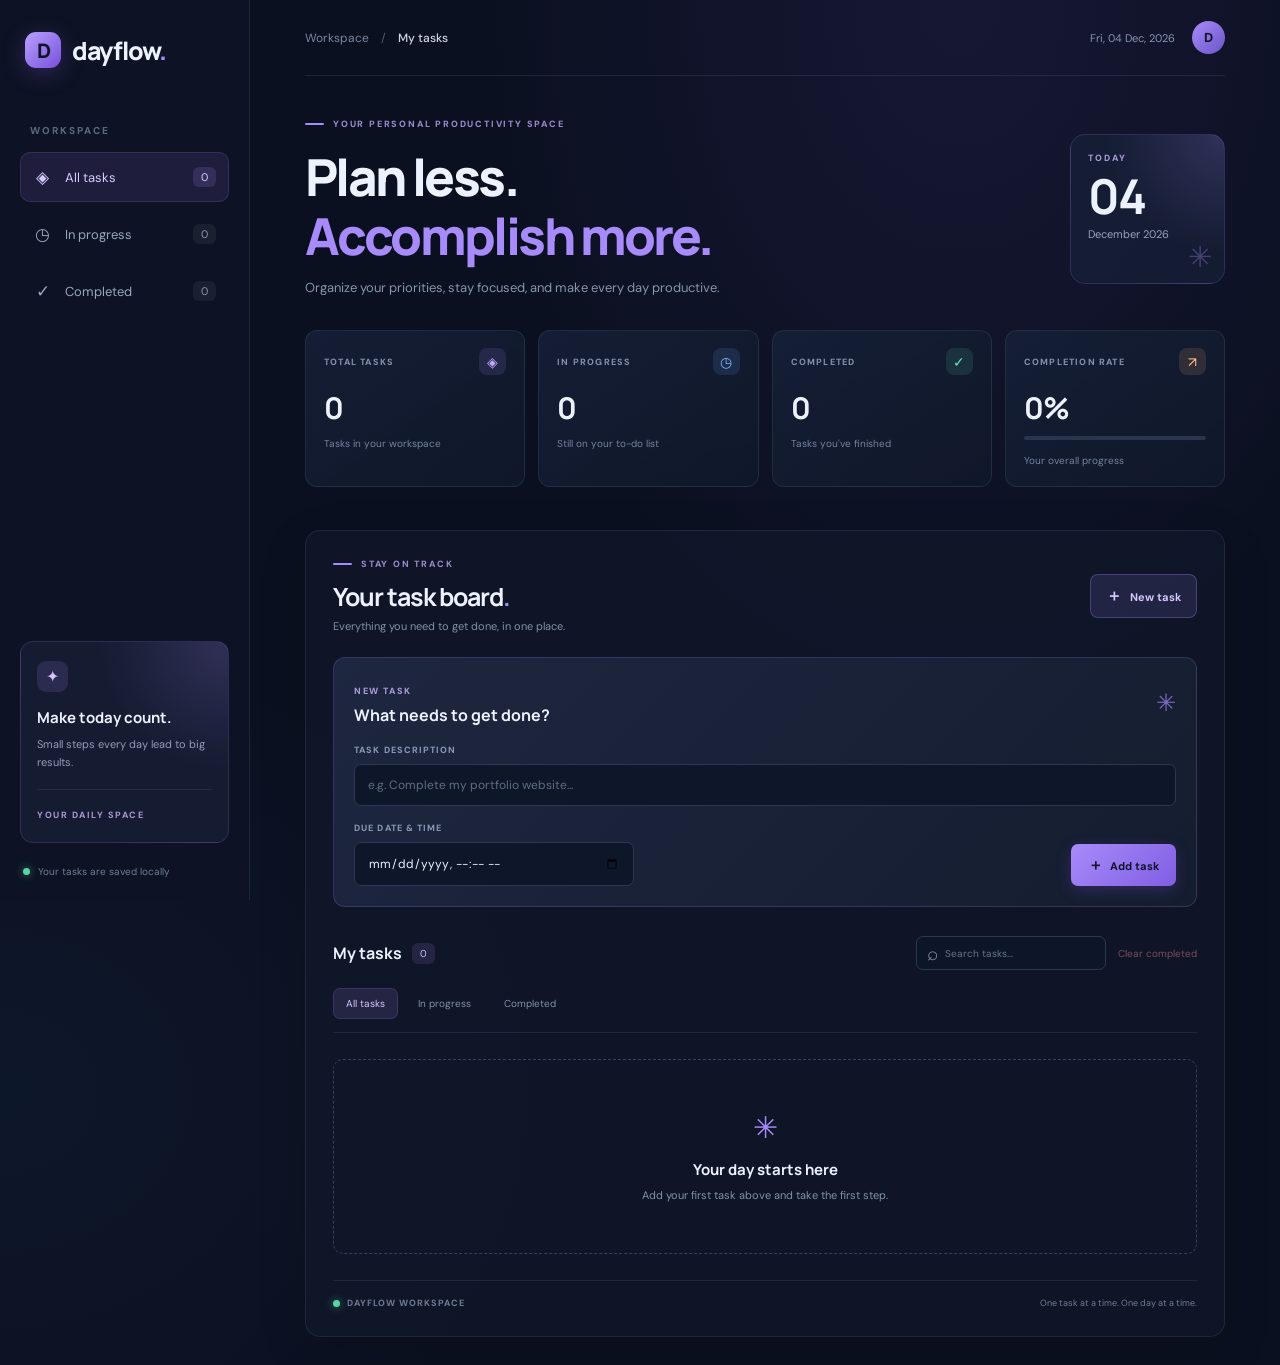
<file: index.html>
<!DOCTYPE html>
<html lang="en">
<head>
    <meta charset="UTF-8">
    <meta name="viewport" content="width=device-width, initial-scale=1.0">
    <meta name="theme-color" content="#0b1020">
    <title>DAYFLOW — Personal Productivity</title>
    <link rel="stylesheet" href="task4.css">
    <script src="task4.js" defer></script>
</head>
<body>
    <div class="app-shell">

        <aside class="sidebar">
            <a href="#" class="brand">
                <span class="brand-mark">D</span>
                <span>dayflow<span class="brand-dot">.</span></span>
            </a>

            <div class="workspace-label">WORKSPACE</div>

            <nav class="sidebar-nav" aria-label="Task filters">
                <button class="nav-item active" data-filter="all">
                    <span class="nav-icon">◈</span>
                    <span>All tasks</span>
                    <span class="nav-count" id="allCount">0</span>
                </button>

                <button class="nav-item" data-filter="active">
                    <span class="nav-icon">◷</span>
                    <span>In progress</span>
                    <span class="nav-count" id="activeCount">0</span>
                </button>

                <button class="nav-item" data-filter="completed">
                    <span class="nav-icon">✓</span>
                    <span>Completed</span>
                    <span class="nav-count" id="completedCount">0</span>
                </button>
            </nav>

            <div class="sidebar-bottom">
                <div class="focus-card">
                    <div class="focus-icon">✦</div>
                    <h3>Make today count.</h3>
                    <p>Small steps every day lead to big results.</p>
                    <div class="focus-line"></div>
                    <span>YOUR DAILY SPACE</span>
                </div>

                <div class="sidebar-footer">
                    <span class="status-dot"></span>
                    Your tasks are saved locally
                </div>
            </div>
        </aside>

        <main class="main-content">
            <header class="topbar">
                <div class="breadcrumb">
                    <span>Workspace</span>
                    <span class="breadcrumb-divider">/</span>
                    <strong>My tasks</strong>
                </div>

                <div class="topbar-right">
                    <span class="today-label" id="todayLabel"></span>
                    <div class="avatar">D</div>
                </div>
            </header>

            <section class="welcome-section">
                <div>
                    <div class="eyebrow">
                        <span class="eyebrow-line"></span>
                        YOUR PERSONAL PRODUCTIVITY SPACE
                    </div>
                    <h1>Plan less.<br><span>Accomplish more.</span></h1>
                    <p class="welcome-description">
                        Organize your priorities, stay focused, and make every day productive.
                    </p>
                </div>

                <div class="date-card">
                    <span class="date-card-label">TODAY</span>
                    <strong id="dateDay">--</strong>
                    <span id="dateMonth">Loading date...</span>
                    <div class="date-card-decoration">✳</div>
                </div>
            </section>

            <section class="stats-grid" aria-label="Task statistics">
                <article class="stat-card">
                    <div class="stat-top">
                        <span class="stat-label">TOTAL TASKS</span>
                        <span class="stat-icon purple">◈</span>
                    </div>
                    <strong id="totalTasks">0</strong>
                    <span class="stat-caption">Tasks in your workspace</span>
                </article>

                <article class="stat-card">
                    <div class="stat-top">
                        <span class="stat-label">IN PROGRESS</span>
                        <span class="stat-icon blue">◷</span>
                    </div>
                    <strong id="pendingTasks">0</strong>
                    <span class="stat-caption">Still on your to-do list</span>
                </article>

                <article class="stat-card">
                    <div class="stat-top">
                        <span class="stat-label">COMPLETED</span>
                        <span class="stat-icon green">✓</span>
                    </div>
                    <strong id="doneTasks">0</strong>
                    <span class="stat-caption">Tasks you've finished</span>
                </article>

                <article class="stat-card progress-stat">
                    <div class="stat-top">
                        <span class="stat-label">COMPLETION RATE</span>
                        <span class="stat-icon orange">↗</span>
                    </div>
                    <strong id="completionRate">0%</strong>
                    <div class="progress-track">
                        <div class="progress-fill" id="progressFill"></div>
                    </div>
                    <span class="stat-caption">Your overall progress</span>
                </article>
            </section>

            <section class="task-workspace">
                <div class="section-heading">
                    <div>
                        <div class="eyebrow">
                            <span class="eyebrow-line"></span>
                            STAY ON TRACK
                        </div>
                        <h2>Your task board<span class="heading-period">.</span></h2>
                        <p>Everything you need to get done, in one place.</p>
                    </div>

                    <button class="add-new-btn" id="focusInputBtn">
                        <span>＋</span> New task
                    </button>
                </div>

                <form class="task-form" id="taskForm">
                    <div class="form-heading">
                        <div>
                            <span class="form-kicker" id="formKicker">NEW TASK</span>
                            <h3 id="formTitle">What needs to get done?</h3>
                        </div>
                        <span class="form-sparkle">✳</span>
                    </div>

                    <label for="taskInput">TASK DESCRIPTION</label>
                    <input
                        type="text"
                        id="taskInput"
                        maxlength="120"
                        placeholder="e.g. Complete my portfolio website..."
                        autocomplete="off"
                        required
                    >

                    <div class="form-bottom">
                        <div class="date-input-group">
                            <label for="taskDate">DUE DATE & TIME</label>
                            <input type="datetime-local" id="taskDate" required>
                        </div>

                        <div class="form-actions">
                            <button type="button" class="cancel-btn" id="cancelEditBtn" hidden>
                                Cancel
                            </button>
                            <button type="submit" class="submit-btn" id="addTaskBtn">
                                <span>＋</span> Add task
                            </button>
                        </div>
                    </div>
                </form>

                <div class="list-toolbar">
                    <div class="list-title">
                        <h3>My tasks</h3>
                        <span class="task-total-pill" id="visibleCount">0</span>
                    </div>

                    <div class="toolbar-controls">
                        <div class="search-box">
                            <span>⌕</span>
                            <input type="search" id="searchInput" placeholder="Search tasks...">
                        </div>

                        <button class="clear-btn" id="clearCompletedBtn">
                            Clear completed
                        </button>
                    </div>
                </div>

                <div class="filter-tabs" id="filterTabs">
                    <button class="filter-tab active" data-filter="all">All tasks</button>
                    <button class="filter-tab" data-filter="active">In progress</button>
                    <button class="filter-tab" data-filter="completed">Completed</button>
                </div>

                <ul id="taskList" class="task-list" aria-live="polite"></ul>

                <div class="workspace-footer">
                    <span><span class="footer-dot"></span> DAYFLOW WORKSPACE</span>
                    <span>One task at a time. One day at a time.</span>
                </div>
            </section>
        </main>
    </div>
</body>
</html>
</file>
<file: task4.css>
@import url('https://fonts.googleapis.com/css2?family=DM+Sans:wght@400;500;600;700;800&family=Manrope:wght@400;500;600;700;800&display=swap');

:root {
    --bg: #0b1020;
    --sidebar: #0e1425;
    --panel: #111a2e;
    --panel-light: #162139;
    --border: rgba(151, 169, 207, 0.12);
    --text: #edf2ff;
    --muted: #8491ad;
    --purple: #a78bfa;
    --purple-bright: #8b5cf6;
    --green: #55d6a3;
    --blue: #70a7ff;
    --orange: #ffb66d;
    --danger: #ff7885;
}

* {
    box-sizing: border-box;
    margin: 0;
    padding: 0;
}

body {
    min-height: 100vh;
    background:
        radial-gradient(ellipse at 75% 0%, rgba(101, 73, 184, 0.13), transparent 36%),
        radial-gradient(ellipse at 0% 80%, rgba(39, 112, 160, 0.08), transparent 30%),
        var(--bg);
    color: var(--text);
    font-family: 'DM Sans', sans-serif;
}

button, input {
    font: inherit;
}

button {
    cursor: pointer;
}

button:focus-visible,
input:focus-visible {
    outline: 2px solid var(--purple);
    outline-offset: 3px;
}

.app-shell {
    display: grid;
    grid-template-columns: 250px minmax(0, 1fr);
    min-height: 100vh;
}

/* SIDEBAR */

.sidebar {
    min-height: 100vh;
    background: rgba(14, 20, 37, 0.94);
    border-right: 1px solid var(--border);
    padding: 32px 20px 22px;
    display: flex;
    flex-direction: column;
    position: sticky;
    top: 0;
    height: 100vh;
}

.brand {
    display: flex;
    align-items: center;
    gap: 11px;
    color: var(--text);
    text-decoration: none;
    font-family: 'Manrope', sans-serif;
    font-size: 25px;
    font-weight: 800;
    letter-spacing: -1.3px;
    margin: 0 0 56px 5px;
}

.brand-mark {
    width: 36px;
    height: 36px;
    border-radius: 11px;
    background: linear-gradient(135deg, #b9a0ff, #7651db);
    color: #111329;
    display: grid;
    place-items: center;
    font-size: 20px;
    box-shadow: 0 5px 22px rgba(139, 92, 246, 0.28);
}

.brand-dot {
    color: var(--purple);
}

.workspace-label {
    color: #596783;
    font-size: 10px;
    font-weight: 800;
    letter-spacing: 2px;
    margin: 0 0 15px 10px;
}

.sidebar-nav {
    display: flex;
    flex-direction: column;
    gap: 7px;
}

.nav-item {
    width: 100%;
    display: flex;
    align-items: center;
    gap: 13px;
    border: 1px solid transparent;
    border-radius: 10px;
    padding: 13px 12px;
    background: transparent;
    color: #99a6c0;
    text-align: left;
    font-size: 13px;
    transition: 0.2s ease;
}

.nav-item:hover {
    background: rgba(255, 255, 255, 0.035);
    color: white;
}

.nav-item.active {
    background: rgba(155, 124, 245, 0.12);
    border-color: rgba(167, 139, 250, 0.15);
    color: #d7c9ff;
}

.nav-icon {
    width: 19px;
    font-size: 17px;
    text-align: center;
}

.nav-count {
    margin-left: auto;
    font-size: 11px;
    color: #8996b0;
    background: rgba(255, 255, 255, 0.055);
    padding: 3px 8px;
    border-radius: 6px;
}

.nav-item.active .nav-count {
    color: #d8caff;
    background: rgba(167, 139, 250, 0.16);
}

.sidebar-bottom {
    margin-top: auto;
}

.focus-card {
    padding: 19px 16px;
    border: 1px solid rgba(167, 139, 250, 0.17);
    border-radius: 13px;
    background:
        radial-gradient(circle at 100% 0%, rgba(167, 139, 250, 0.19), transparent 45%),
        #151b31;
}

.focus-icon {
    width: 31px;
    height: 31px;
    display: grid;
    place-items: center;
    border-radius: 9px;
    color: #d3c2ff;
    background: rgba(167, 139, 250, 0.15);
    margin-bottom: 15px;
}

.focus-card h3 {
    font-family: 'Manrope', sans-serif;
    font-size: 15px;
    margin-bottom: 7px;
}

.focus-card p {
    font-size: 11px;
    color: #929db6;
    line-height: 1.7;
}

.focus-line {
    height: 1px;
    background: var(--border);
    margin: 17px 0 12px;
}

.focus-card > span {
    font-size: 9px;
    letter-spacing: 1.5px;
    color: #a99ad5;
    font-weight: 700;
}

.sidebar-footer {
    margin: 22px 0 0 3px;
    color: #6f7d98;
    font-size: 10px;
    display: flex;
    align-items: center;
    gap: 8px;
}

.status-dot,
.footer-dot {
    width: 7px;
    height: 7px;
    border-radius: 50%;
    background: var(--green);
    box-shadow: 0 0 9px rgba(85, 214, 163, 0.6);
}

/* MAIN CONTENT */

.main-content {
    min-width: 0;
    max-width: 1450px;
    width: 100%;
    margin: 0 auto;
    padding: 0 55px 28px;
}

.topbar {
    height: 76px;
    display: flex;
    justify-content: space-between;
    align-items: center;
    border-bottom: 1px solid var(--border);
}

.breadcrumb {
    display: flex;
    gap: 12px;
    align-items: center;
    font-size: 12px;
    color: #7886a2;
}

.breadcrumb-divider {
    color: #4e5a75;
}

.breadcrumb strong {
    color: #cdd6e9;
    font-weight: 500;
}

.topbar-right {
    display: flex;
    align-items: center;
    gap: 17px;
}

.today-label {
    font-size: 11px;
    color: #8996af;
}

.avatar {
    width: 33px;
    height: 33px;
    display: grid;
    place-items: center;
    border-radius: 50%;
    background: linear-gradient(135deg, #a78bfa, #6b55c7);
    color: #15132a;
    font-weight: 800;
    font-size: 13px;
}

.welcome-section {
    padding: 42px 0 31px;
    display: flex;
    align-items: center;
    justify-content: space-between;
    gap: 25px;
}

.eyebrow {
    display: flex;
    align-items: center;
    gap: 9px;
    color: #9b8acb;
    font-size: 9px;
    letter-spacing: 1.8px;
    font-weight: 800;
}

.eyebrow-line {
    width: 19px;
    height: 2px;
    background: var(--purple);
    border-radius: 5px;
}

.welcome-section h1 {
    font-family: 'Manrope', sans-serif;
    font-size: clamp(34px, 4.2vw, 51px);
    line-height: 1.16;
    letter-spacing: -2.6px;
    margin: 17px 0 12px;
    font-weight: 800;
}

.welcome-section h1 span {
    color: var(--purple);
}

.welcome-description {
    font-size: 13px;
    line-height: 1.7;
    color: #8794ae;
}

.date-card {
    width: 155px;
    height: 150px;
    flex-shrink: 0;
    padding: 17px;
    border: 1px solid rgba(167, 139, 250, 0.18);
    border-radius: 15px;
    background:
        radial-gradient(circle at 100% 0%, rgba(167, 139, 250, 0.19), transparent 55%),
        rgba(22, 31, 53, 0.85);
    display: flex;
    flex-direction: column;
    position: relative;
    overflow: hidden;
}

.date-card-label {
    color: #a99ad5;
    font-size: 9px;
    letter-spacing: 2px;
    font-weight: 800;
}

.date-card strong {
    font-family: 'Manrope', sans-serif;
    font-size: 48px;
    letter-spacing: -2px;
    margin-top: 8px;
    line-height: 1;
}

.date-card > span:nth-of-type(2) {
    color: #98a5bd;
    font-size: 11px;
    margin-top: 7px;
}

.date-card-decoration {
    position: absolute;
    right: 12px;
    bottom: 7px;
    font-size: 29px;
    color: rgba(167, 139, 250, 0.32);
}

/* STATISTICS */

.stats-grid {
    display: grid;
    grid-template-columns: repeat(4, minmax(0, 1fr));
    gap: 13px;
    margin-bottom: 43px;
}

.stat-card {
    min-height: 130px;
    padding: 17px 18px;
    border-radius: 12px;
    border: 1px solid var(--border);
    background: linear-gradient(145deg, rgba(22, 32, 55, 0.88), rgba(16, 24, 42, 0.94));
    transition: transform 0.2s ease, border-color 0.2s ease;
}

.stat-card:hover {
    transform: translateY(-3px);
    border-color: rgba(167, 139, 250, 0.28);
}

.stat-top {
    display: flex;
    align-items: center;
    justify-content: space-between;
}

.stat-label {
    color: #8290aa;
    font-size: 9px;
    letter-spacing: 1.2px;
    font-weight: 800;
}

.stat-icon {
    width: 27px;
    height: 27px;
    display: grid;
    place-items: center;
    border-radius: 8px;
    font-size: 14px;
}

.purple {
    color: #c2aaff;
    background: rgba(167, 139, 250, 0.13);
}

.blue {
    color: #82b5ff;
    background: rgba(112, 167, 255, 0.13);
}

.green {
    color: #72e2b5;
    background: rgba(85, 214, 163, 0.13);
}

.orange {
    color: #ffc18b;
    background: rgba(255, 182, 109, 0.13);
}

.stat-card > strong {
    display: block;
    font-family: 'Manrope', sans-serif;
    font-size: 30px;
    margin: 12px 0 3px;
    letter-spacing: -1px;
}

.stat-caption {
    font-size: 10px;
    color: #75839e;
}

.progress-track {
    height: 4px;
    background: #29344d;
    border-radius: 10px;
    margin: 8px 0 8px;
    overflow: hidden;
}

.progress-fill {
    width: 0%;
    height: 100%;
    background: linear-gradient(90deg, #a78bfa, #55d6a3);
    border-radius: inherit;
    transition: width 0.35s ease;
}

.progress-stat > strong {
    margin-bottom: 0;
}

/* TASK WORKSPACE */

.task-workspace {
    padding: 27px;
    border: 1px solid var(--border);
    border-radius: 15px;
    background: rgba(16, 24, 42, 0.82);
    box-shadow: 0 15px 50px rgba(0, 0, 0, 0.12);
}

.section-heading {
    display: flex;
    justify-content: space-between;
    align-items: center;
    gap: 15px;
    margin-bottom: 24px;
}

.section-heading h2 {
    font-family: 'Manrope', sans-serif;
    font-size: 25px;
    letter-spacing: -1px;
    margin: 9px 0 5px;
}

.heading-period {
    color: var(--purple);
}

.section-heading p {
    font-size: 11px;
    color: #8390aa;
}

.add-new-btn {
    border: 1px solid rgba(167, 139, 250, 0.3);
    background: rgba(167, 139, 250, 0.12);
    color: #d5c7ff;
    padding: 10px 15px;
    border-radius: 8px;
    font-size: 11px;
    font-weight: 700;
    transition: 0.2s ease;
}

.add-new-btn:hover {
    background: rgba(167, 139, 250, 0.22);
}

.add-new-btn span {
    font-size: 16px;
    margin-right: 5px;
}

/* TASK FORM */

.task-form {
    padding: 20px;
    background: linear-gradient(135deg, rgba(32, 42, 68, 0.85), rgba(22, 30, 50, 0.85));
    border: 1px solid rgba(167, 139, 250, 0.2);
    border-radius: 12px;
    margin-bottom: 29px;
}

.form-heading {
    display: flex;
    justify-content: space-between;
    align-items: center;
    margin-bottom: 18px;
}

.form-kicker {
    font-size: 9px;
    color: #ac9bd8;
    font-weight: 800;
    letter-spacing: 1.6px;
}

.form-heading h3 {
    font-family: 'Manrope', sans-serif;
    font-size: 16px;
    margin-top: 5px;
}

.form-sparkle {
    font-size: 24px;
    color: rgba(167, 139, 250, 0.7);
}

.task-form label {
    display: block;
    font-size: 9px;
    font-weight: 800;
    color: #8997b2;
    letter-spacing: 1.1px;
    margin-bottom: 8px;
}

.task-form input {
    width: 100%;
    min-width: 0;
    background: #0e172a;
    color: var(--text);
    border: 1px solid #2b3855;
    border-radius: 7px;
    padding: 12px 13px;
    font-size: 12px;
    transition: border-color 0.2s ease;
}

.task-form input::placeholder {
    color: #5e6c86;
}

.task-form input:focus {
    outline: none;
    border-color: var(--purple);
}

.form-bottom {
    display: flex;
    justify-content: space-between;
    align-items: end;
    gap: 15px;
    margin-top: 16px;
}

.date-input-group {
    width: min(280px, 55%);
}

.form-actions {
    display: flex;
    align-items: center;
    gap: 9px;
}

.submit-btn,
.cancel-btn {
    border-radius: 7px;
    padding: 11px 17px;
    font-size: 11px;
    font-weight: 700;
    transition: 0.2s ease;
}

.submit-btn {
    border: 0;
    background: linear-gradient(135deg, #a78bfa, #805ee3);
    color: #111329;
    box-shadow: 0 5px 16px rgba(139, 92, 246, 0.2);
}

.submit-btn:hover {
    filter: brightness(1.12);
    transform: translateY(-1px);
}

.submit-btn span {
    font-size: 15px;
    margin-right: 4px;
}

.cancel-btn {
    color: #a8b3c9;
    background: transparent;
    border: 1px solid #39455e;
}

.cancel-btn:hover {
    background: rgba(255, 255, 255, 0.05);
}

/* TOOLBAR AND FILTERS */

.list-toolbar {
    display: flex;
    justify-content: space-between;
    align-items: center;
    gap: 15px;
    margin-bottom: 18px;
}

.list-title {
    display: flex;
    align-items: center;
    gap: 10px;
}

.list-title h3 {
    font-family: 'Manrope', sans-serif;
    font-size: 16px;
}

.task-total-pill {
    min-width: 23px;
    padding: 4px 7px;
    text-align: center;
    color: #cbbaff;
    background: rgba(167, 139, 250, 0.13);
    border-radius: 6px;
    font-size: 10px;
}

.toolbar-controls {
    display: flex;
    align-items: center;
    gap: 12px;
}

.search-box {
    height: 34px;
    width: 190px;
    padding: 0 10px;
    display: flex;
    align-items: center;
    gap: 7px;
    border: 1px solid #2b3851;
    background: #0d1628;
    border-radius: 7px;
}

.search-box > span {
    font-size: 19px;
    color: #8896b0;
}

.search-box input {
    width: 100%;
    min-width: 0;
    border: none;
    outline: none;
    color: var(--text);
    background: transparent;
    font-size: 10px;
}

.search-box input::placeholder {
    color: #65738d;
}

.clear-btn {
    border: none;
    background: transparent;
    color: #ff8d9a;
    font-size: 10px;
    transition: 0.2s ease;
}

.clear-btn:hover {
    color: #ffb0b8;
}

.filter-tabs {
    display: flex;
    gap: 7px;
    padding-bottom: 13px;
    border-bottom: 1px solid var(--border);
}

.filter-tab {
    border: 1px solid transparent;
    background: transparent;
    color: #8190aa;
    padding: 8px 12px;
    border-radius: 7px;
    font-size: 10px;
    transition: 0.2s ease;
}

.filter-tab:hover {
    color: white;
    background: rgba(255, 255, 255, 0.04);
}

.filter-tab.active {
    color: #d7c9ff;
    background: rgba(167, 139, 250, 0.13);
    border-color: rgba(167, 139, 250, 0.15);
}

/* TASK ITEMS */

.task-list {
    list-style: none;
    display: flex;
    flex-direction: column;
    gap: 9px;
    padding-top: 13px;
}

.task-item {
    display: flex;
    align-items: center;
    gap: 13px;
    padding: 14px;
    border: 1px solid rgba(151, 169, 207, 0.11);
    border-radius: 9px;
    background: rgba(23, 34, 56, 0.66);
    transition: 0.2s ease;
    animation: taskEnter 0.25s ease both;
}

@keyframes taskEnter {
    from {
        opacity: 0;
        transform: translateY(6px);
    }
    to {
        opacity: 1;
        transform: translateY(0);
    }
}

.task-item:hover {
    border-color: rgba(167, 139, 250, 0.25);
    background: rgba(29, 41, 67, 0.85);
}

.task-check {
    width: 19px;
    height: 19px;
    flex-shrink: 0;
    border: 1px solid #63718d;
    border-radius: 6px;
    background: transparent;
    color: #0e1725;
    display: grid;
    place-items: center;
    font-size: 12px;
    transition: 0.2s ease;
}

.task-check:hover {
    border-color: var(--green);
}

.task-item.completed .task-check {
    background: var(--green);
    border-color: var(--green);
}

.task-details {
    min-width: 0;
    flex: 1;
}

.task-name {
    color: #e0e7f6;
    font-size: 12px;
    font-weight: 600;
    line-height: 1.5;
    overflow-wrap: anywhere;
}

.task-date {
    margin-top: 5px;
    color: #8491ab;
    font-size: 10px;
}

.task-date.overdue {
    color: var(--danger);
}

.task-item.completed .task-name {
    color: #7e8ba4;
    text-decoration: line-through;
}

.task-item.completed .task-date {
    color: #68758e;
}

.task-badge {
    flex-shrink: 0;
    padding: 5px 8px;
    border-radius: 5px;
    font-size: 9px;
    font-weight: 700;
}

.badge-active {
    color: #a9caff;
    background: rgba(112, 167, 255, 0.12);
}

.badge-overdue {
    color: #ff9aa5;
    background: rgba(255, 120, 133, 0.12);
}

.badge-completed {
    color: #7ce5b9;
    background: rgba(85, 214, 163, 0.12);
}

.task-actions {
    display: flex;
    align-items: center;
    gap: 5px;
}

.task-action {
    border: 1px solid transparent;
    background: transparent;
    color: #8e9bb5;
    border-radius: 6px;
    padding: 7px 9px;
    font-size: 10px;
    transition: 0.2s ease;
}

.task-action:hover {
    background: rgba(255, 255, 255, 0.06);
    color: white;
}

.task-action.delete:hover {
    color: #ff8e9a;
    background: rgba(255, 120, 133, 0.1);
}

.empty-state {
    text-align: center;
    padding: 48px 15px;
    border: 1px dashed #34415c;
    border-radius: 10px;
    margin-top: 13px;
}

.empty-icon {
    font-size: 30px;
    color: #a78bfa;
    margin-bottom: 12px;
}

.empty-state h3 {
    font-family: 'Manrope', sans-serif;
    font-size: 15px;
    margin-bottom: 7px;
}

.empty-state p {
    color: #8390aa;
    font-size: 11px;
    line-height: 1.6;
}

.workspace-footer {
    display: flex;
    justify-content: space-between;
    gap: 10px;
    margin-top: 26px;
    padding-top: 16px;
    border-top: 1px solid var(--border);
    color: #6f7c96;
    font-size: 9px;
}

.workspace-footer > span:first-child {
    display: flex;
    align-items: center;
    gap: 7px;
    letter-spacing: 1px;
    font-weight: 700;
}

/* RESPONSIVE */

@media (max-width: 1100px) {
    .main-content {
        padding-left: 30px;
        padding-right: 30px;
    }

    .stats-grid {
        grid-template-columns: repeat(2, minmax(0, 1fr));
    }
}

@media (max-width: 760px) {
    .app-shell {
        grid-template-columns: 1fr;
    }

    .sidebar {
        min-height: auto;
        height: auto;
        position: relative;
        padding: 15px 18px;
        border-right: none;
        border-bottom: 1px solid var(--border);
    }

    .brand {
        margin: 0 0 15px;
        font-size: 22px;
    }

    .workspace-label,
    .sidebar-bottom {
        display: none;
    }

    .sidebar-nav {
        flex-direction: row;
        gap: 6px;
        overflow-x: auto;
    }

    .nav-item {
        justify-content: center;
        padding: 10px 12px;
        white-space: nowrap;
        gap: 7px;
    }

    .nav-count {
        margin-left: 0;
    }

    .main-content {
        padding: 0 18px 25px;
    }

    .topbar {
        height: 59px;
    }

    .welcome-section {
        padding: 30px 0 24px;
    }

    .welcome-section h1 {
        font-size: 37px;
    }

    .date-card {
        width: 115px;
        height: 125px;
        padding: 13px;
    }

    .date-card strong {
        font-size: 39px;
    }

    .stats-grid {
        gap: 9px;
        margin-bottom: 27px;
    }

    .stat-card {
        min-height: 120px;
        padding: 13px;
    }

    .task-workspace {
        padding: 18px 14px;
    }
}

@media (max-width: 520px) {
    .welcome-section {
        align-items: flex-start;
    }

    .welcome-section h1 {
        font-size: 32px;
        letter-spacing: -1.6px;
    }

    .welcome-description {
        font-size: 11px;
        max-width: 230px;
    }

    .date-card {
        width: 92px;
        height: 110px;
        padding: 11px;
    }

    .date-card strong {
        font-size: 34px;
    }

    .date-card > span:nth-of-type(2) {
        font-size: 9px;
    }

    .stats-grid {
        grid-template-columns: repeat(2, minmax(0, 1fr));
    }

    .section-heading {
        align-items: flex-start;
    }

    .section-heading h2 {
        font-size: 21px;
    }

    .add-new-btn {
        padding: 9px 10px;
        white-space: nowrap;
    }

    .form-bottom {
        flex-direction: column;
        align-items: stretch;
    }

    .date-input-group {
        width: 100%;
    }

    .form-actions {
        justify-content: flex-end;
    }

    .list-toolbar {
        flex-direction: column;
        align-items: stretch;
    }

    .toolbar-controls {
        justify-content: space-between;
    }

    .search-box {
        width: min(100%, 220px);
    }

    .task-item {
        flex-wrap: wrap;
        gap: 10px;
    }

    .task-details {
        width: calc(100% - 35px);
    }

    .task-badge {
        margin-left: 29px;
    }

    .task-actions {
        margin-left: auto;
    }

    .workspace-footer {
        flex-direction: column;
    }
}

@media (max-width: 360px) {
    .nav-item {
        font-size: 10px;
        padding: 9px 8px;
    }

    .nav-icon {
        display: none;
    }

    .welcome-section h1 {
        font-size: 28px;
    }

    .date-card {
        width: 80px;
    }
}
</file>
